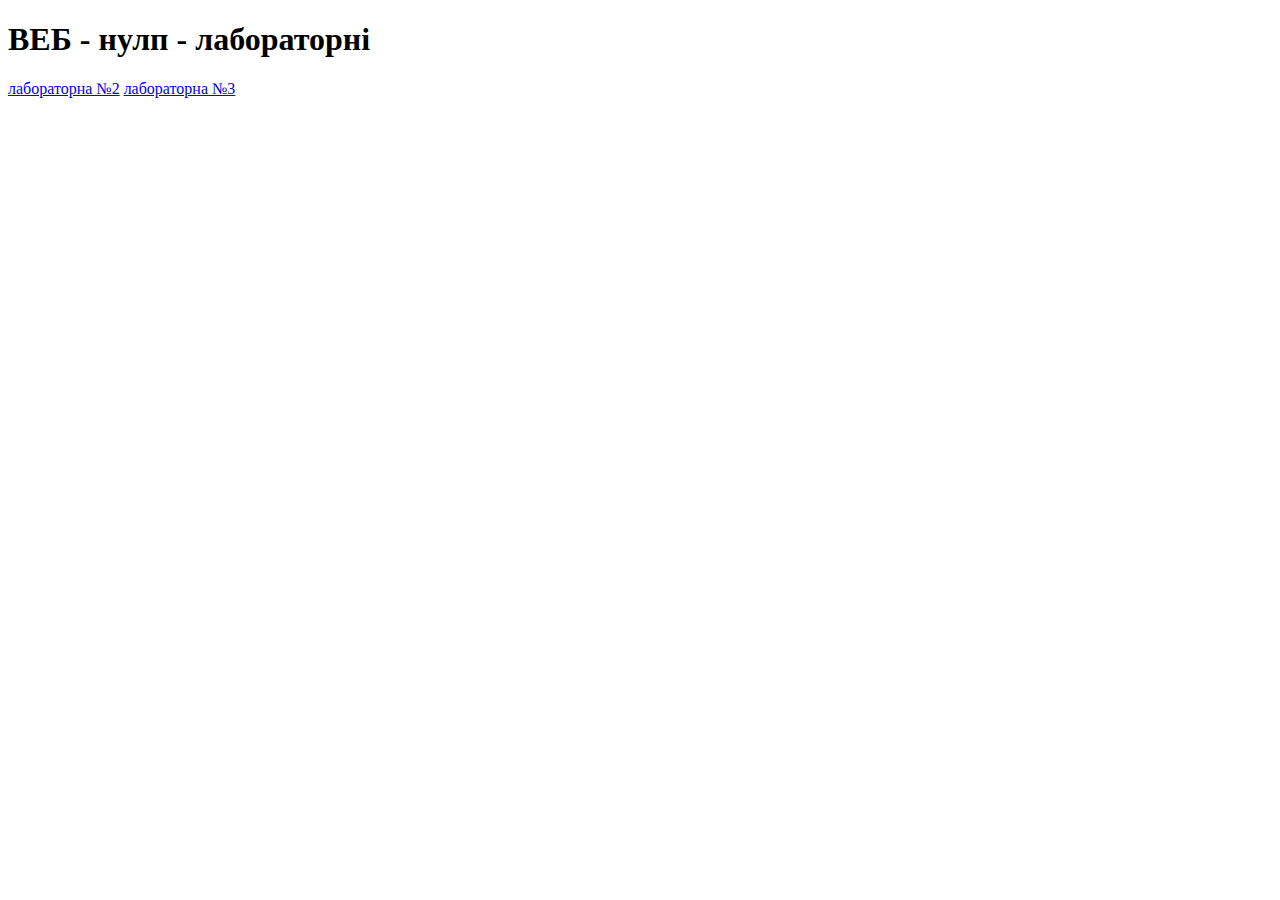
<file: index.html>
<!DOCTYPE html>
<html lang="en">
<head>
    <meta charset="UTF-8">
    <meta name="viewport" content="width=device-width, initial-scale=1.0">
    <title>Document</title>
</head>
<body>
    <h1>ВЕБ - нулп - лабораторні</h1>
    <a href="lab2/index.html">лабораторна №2</a>
    <a href="lab3/index.html">лабораторна №3</a>
</body>
</html>
</file>
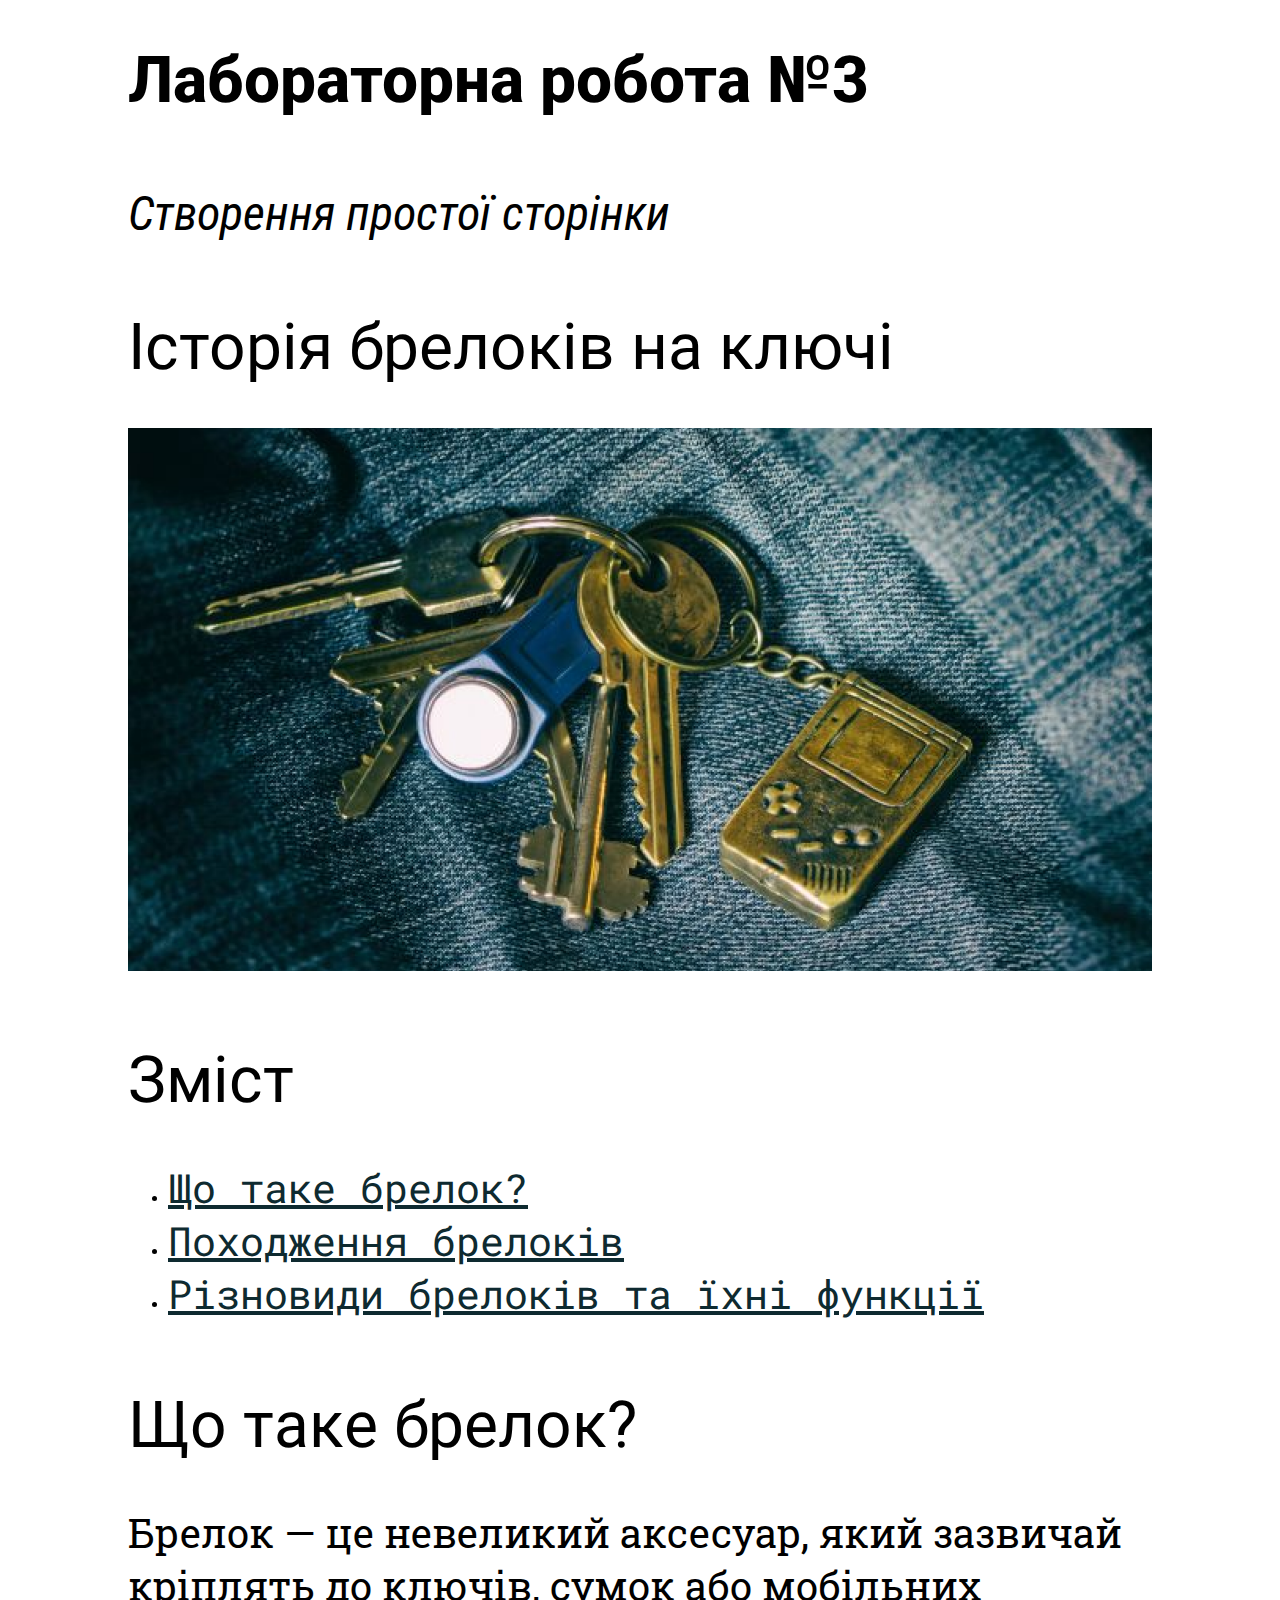
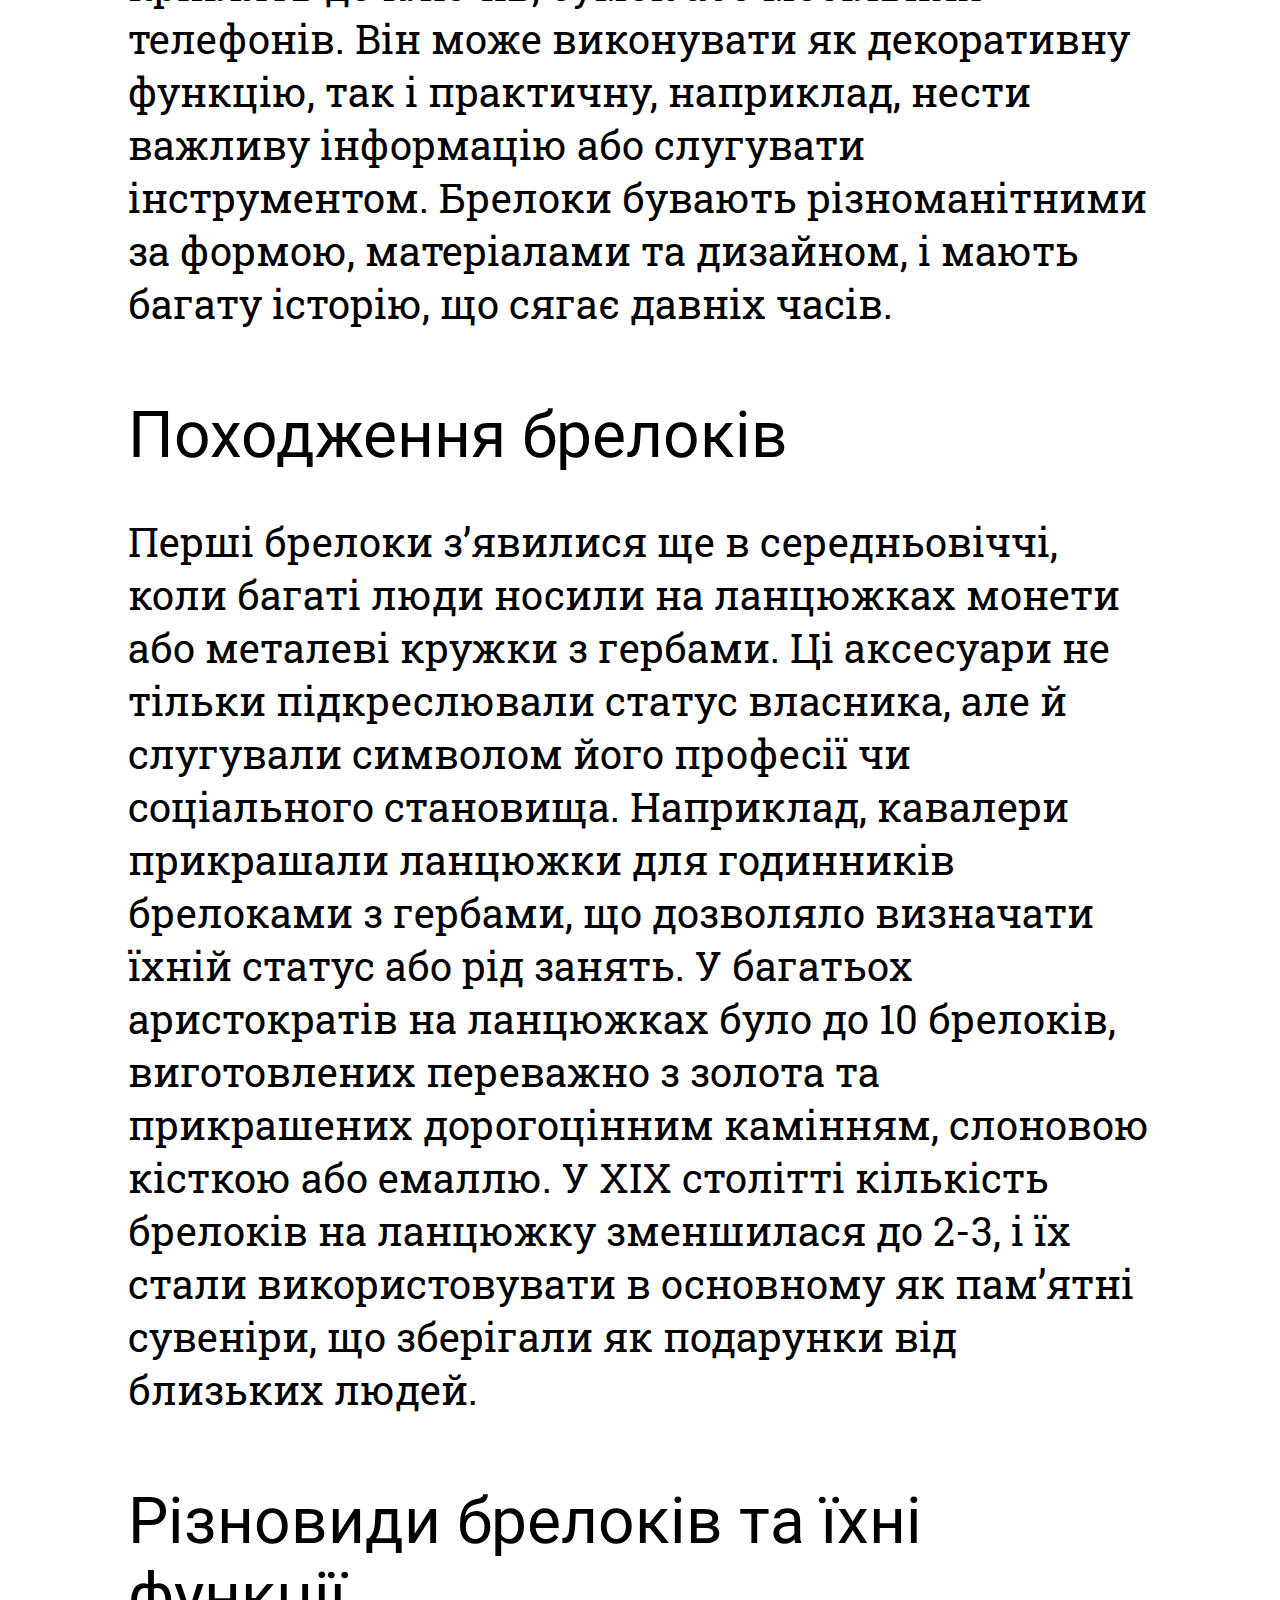
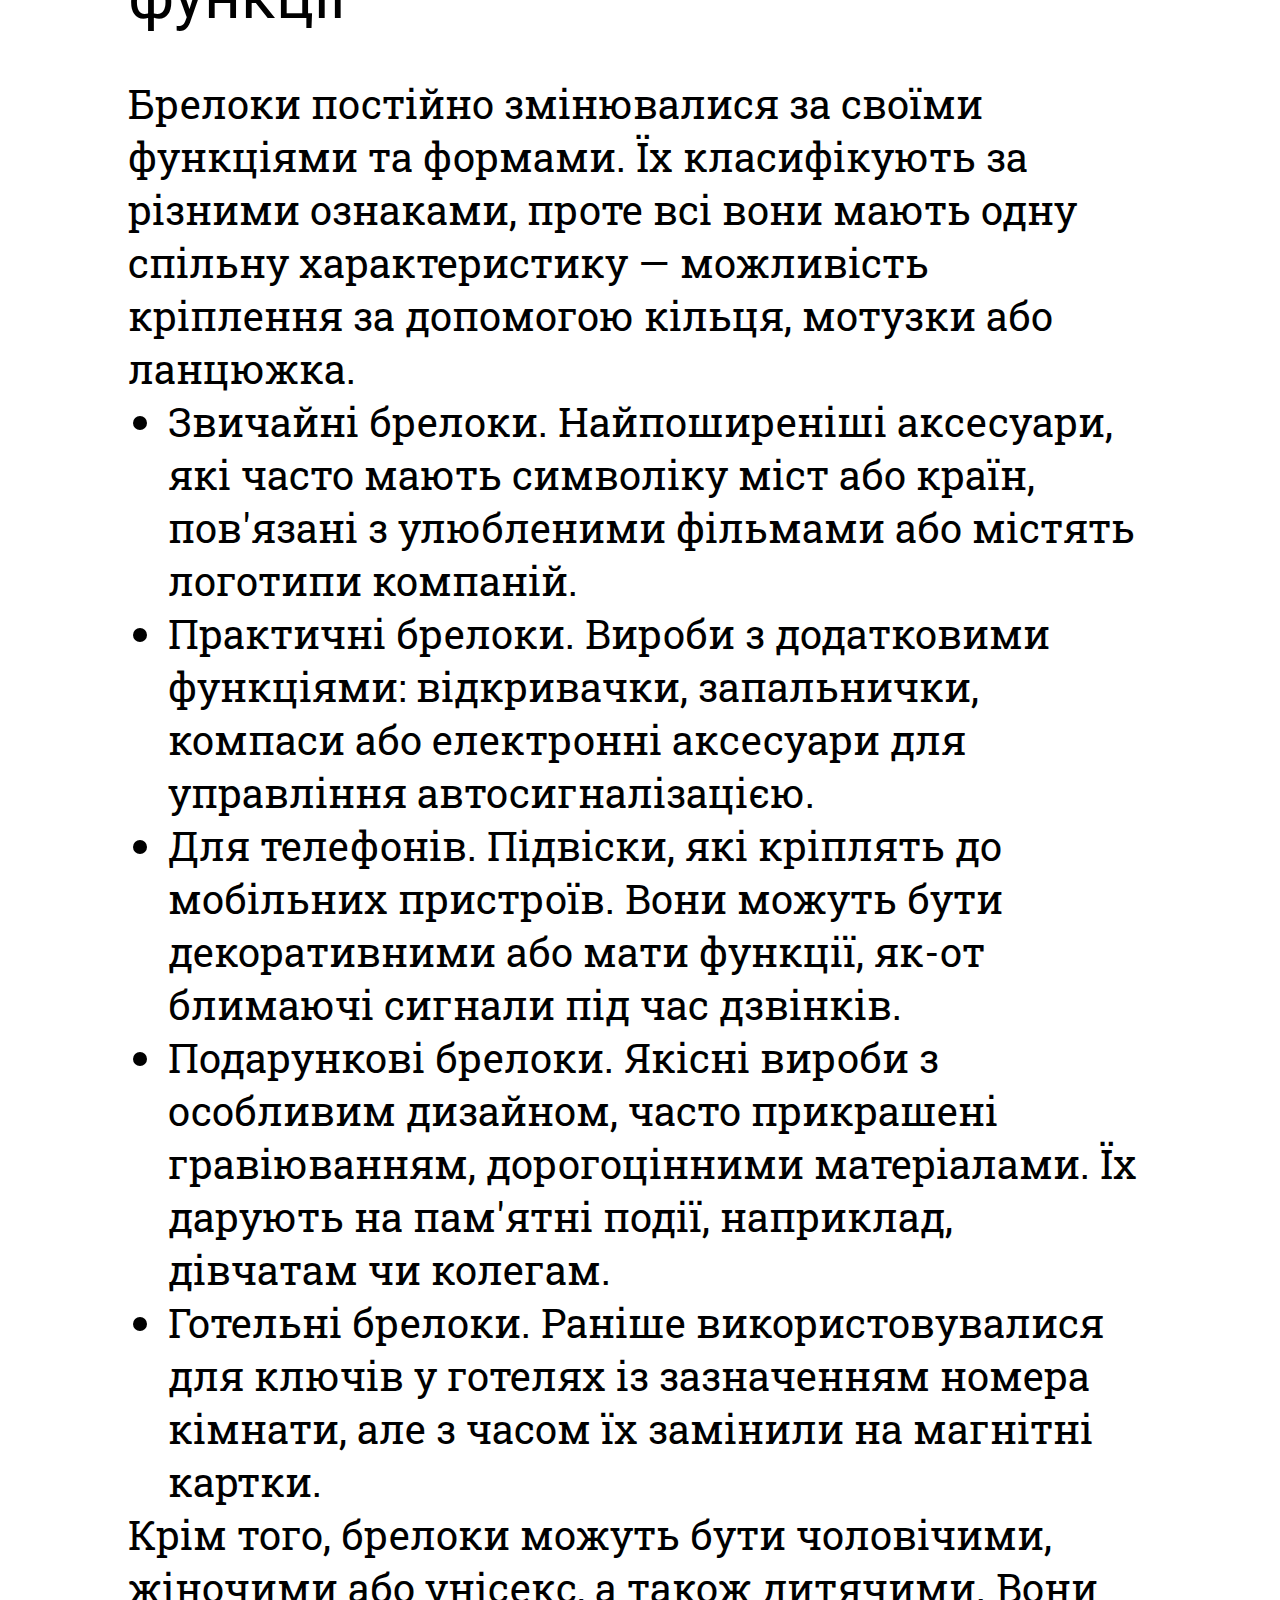
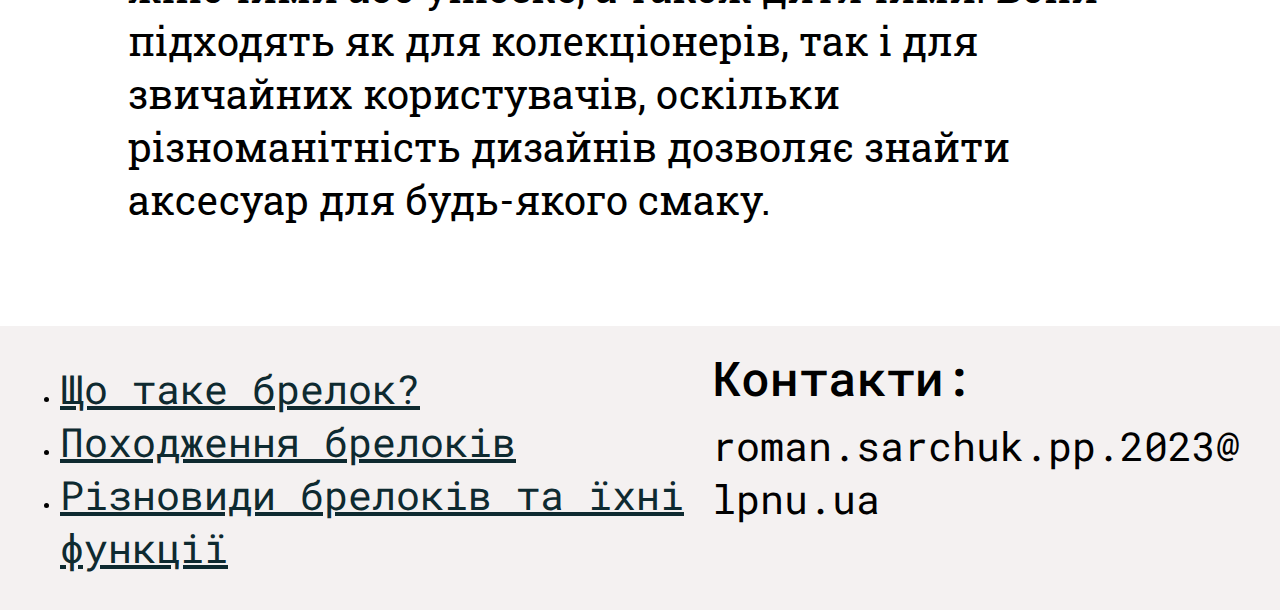
<file: lab3/index.html>
<!DOCTYPE html>
<html lang="en">
<head>
    <meta charset="UTF-8">
    <meta name="viewport" content="width=device-width, initial-scale=1.0">
    <title>Laba3</title>
    <link rel="stylesheet" href="css/style.css">
    <!-- Roboto -->
    <link rel="preconnect" href="https://fonts.googleapis.com">
    <link rel="preconnect" href="https://fonts.gstatic.com" crossorigin>
    <link href="https://fonts.googleapis.com/css2?family=Roboto+Condensed:ital,wght@0,100..900;1,100..900&family=Roboto+Mono:ital,wght@0,100..700;1,100..700&family=Roboto+Slab:wght@100..900&family=Roboto:ital,wght@0,100;0,300;0,400;0,500;0,700;0,900;1,100;1,300;1,400;1,500;1,700;1,900&display=swap" rel="stylesheet">
</head>
<body>
    <header>
        <style>
            .head-title
            {
                padding-top: 0px;
    
                font-family: 'Roboto';
                font-style: normal;
                font-weight: 800;
                font-size: 64px;
                line-height: 75px;
    
                color: #000000;
            }
            .head-subtitle {
                padding-top: 25px;  
    
                font-family: 'Roboto Condensed';
                font-style: italic;
                font-weight: 400;
                font-size: 48px;
                line-height: 56px;
    
                color: #000000;
            }
        </style>
        <h1 class="head-title">Лабораторна робота №3</h1>
        <h2 class="head-subtitle">Створення простої сторінки</h2>
    </header>

    <main>
        <h1>Історія брелоків на ключі</h1>
        <img style="width: 100%; height: autos;" src="images/key.png" alt="key">

        <h1>Зміст</h1>
        <ul>
            <li><a href="#title1">Що таке брелок?</a></li>
            <li><a href="#title2">Походження брелоків</a></li>
            <li><a href="#title3">Різновиди брелоків та їхні функції</a></li>
        </ul>

        <h1 id="title1">Що таке брелок?</h1>
        <p>Брелок — це невеликий аксесуар, який зазвичай кріплять до ключів, сумок або мобільних телефонів. Він може виконувати як декоративну функцію, так і практичну, наприклад, нести важливу інформацію або слугувати інструментом. Брелоки бувають різноманітними за формою, матеріалами та дизайном, і мають багату історію, що сягає давніх часів.</p>

        <h1 id="title2">Походження брелоків</h1>
        <p>Перші брелоки з’явилися ще в середньовіччі, коли багаті люди носили на ланцюжках монети або металеві кружки з гербами. Ці аксесуари не тільки підкреслювали статус власника, але й слугували символом його професії чи соціального становища. Наприклад, кавалери прикрашали ланцюжки для годинників брелоками з гербами, що дозволяло визначати їхній статус або рід занять.
            У багатьох аристократів на ланцюжках було до 10 брелоків, виготовлених переважно з золота та прикрашених дорогоцінним камінням, слоновою кісткою або емаллю. У XIX столітті кількість брелоків на ланцюжку зменшилася до 2-3, і їх стали використовувати в основному як пам’ятні сувеніри, що зберігали як подарунки від близьких людей.</p>

        <h1 id="title3">Різновиди брелоків та їхні функції</h1>
        <p>Брелоки постійно змінювалися за своїми функціями та формами. Їх класифікують за різними ознаками, проте всі вони мають одну спільну характеристику — можливість кріплення за допомогою кільця, мотузки або ланцюжка.</p>
        <ul>
            <li>Звичайні брелоки. Найпоширеніші аксесуари, які часто мають символіку міст або країн, пов'язані з улюбленими фільмами або містять логотипи компаній.</li>
            <li>Практичні брелоки. Вироби з додатковими функціями: відкривачки, запальнички, компаси або електронні аксесуари для управління автосигналізацією.</li>
            <li>Для телефонів. Підвіски, які кріплять до мобільних пристроїв. Вони можуть бути декоративними або мати функції, як-от блимаючі сигнали під час дзвінків.</li>
            <li>Подарункові брелоки. Якісні вироби з особливим дизайном, часто прикрашені гравіюванням, дорогоцінними матеріалами. Їх дарують на пам'ятні події, наприклад, дівчатам чи колегам.</li>
            <li>Готельні брелоки. Раніше використовувалися для ключів у готелях із зазначенням номера кімнати, але з часом їх замінили на магнітні картки.</li>
        </ul>
        <p>Крім того, брелоки можуть бути чоловічими, жіночими або унісекс, а також дитячими. Вони підходять як для колекціонерів, так і для звичайних користувачів, оскільки різноманітність дизайнів дозволяє знайти аксесуар для будь-якого смаку.</p>

    </main>

    <footer>
        <ul>
            <li><a href="#title1">Що таке брелок?</a></li>
            <li><a href="#title2">Походження брелоків</a></li>
            <li><a href="#title3">Різновиди брелоків та їхні функції</a></li>
        </ul>

        <div>
            <h3 class="contact contact-title">Контакти:</h3>
            <a class="contact contact-item" href="mailto:roman.sarchuk.pp.2023@lpnu.ua?subject=Запитання&body=Добрий день!">roman.sarchuk.pp.2023@lpnu.ua</a>
        </div>
    </footer>
</body>
</html>
</file>
<file: lab3/css/style.css>
body {
    padding: 0px;
    margin: 0px;
}

header, main {
    padding: 0px 10%;
}

/* ===== main ===== */
h1 {
    padding-top: 25px;

    font-family: 'Roboto';
    font-style: normal;
    font-weight: 400;
    font-size: 64px;
    line-height: 75px;

    color: #000000;
}

p, p + ul li {

    font-family: 'Roboto Slab';
    font-style: normal;
    font-weight: 400;
    font-size: 40px;
    line-height: 53px;

    color: #000000;
}
p + ul {
    padding: 0px;
    margin: 0px;
    margin-left: 40px;
}
p:has(+ ul) {
    padding-bottom: 0px;
    margin-bottom: 0px;
}
ul + p {
    padding-top: 0px;
    margin-top: 0px;
}

ul li a {
    font-family: 'Roboto Mono';
    font-style: normal;
    font-weight: 400;
    font-size: 40px;
    line-height: 53px;
    text-decoration-line: underline;

    color: #0e2a30;
}

ul li a:hover {
    color: #3C6974;
}

/* ===== footer ===== */
footer {
    display: flex; 
    justify-content: space-between; 
    padding: 20px;
    margin-top: 100px;
    background-color: #f4f1f1;
}

footer div {
    margin-left: 10px;

    display: flex;
    flex-direction: column;
    align-items: flex-start;
}

.contact {
    font-family: 'Roboto Mono';
    color: #000000;
}

.contact-title {
    margin: 0px;
    margin-bottom: 10px;

    font-style: normal;
    font-weight: 500;
    font-size: 48px;
    line-height: 63px;
}

.contact-item {
    font-style: normal;
    font-weight: 400;
    font-size: 40px;
    line-height: 53px;

    text-decoration: none;

    word-break: break-all;
}

.contact-item:hover {
    color: #3f3f3f;
}

/* ===== using media queries ===== */
@media (max-width: 620px) {
    footer {
        flex-direction: column; /* Вирівнюємо елементи один під одним */
        align-items: flex-start; /* Вирівнюємо елементи по лівому краю */
    }

    footer ul {
        margin-bottom: 30px; /* Додайте відступ між списком і контактами */
    }
}
</file>
